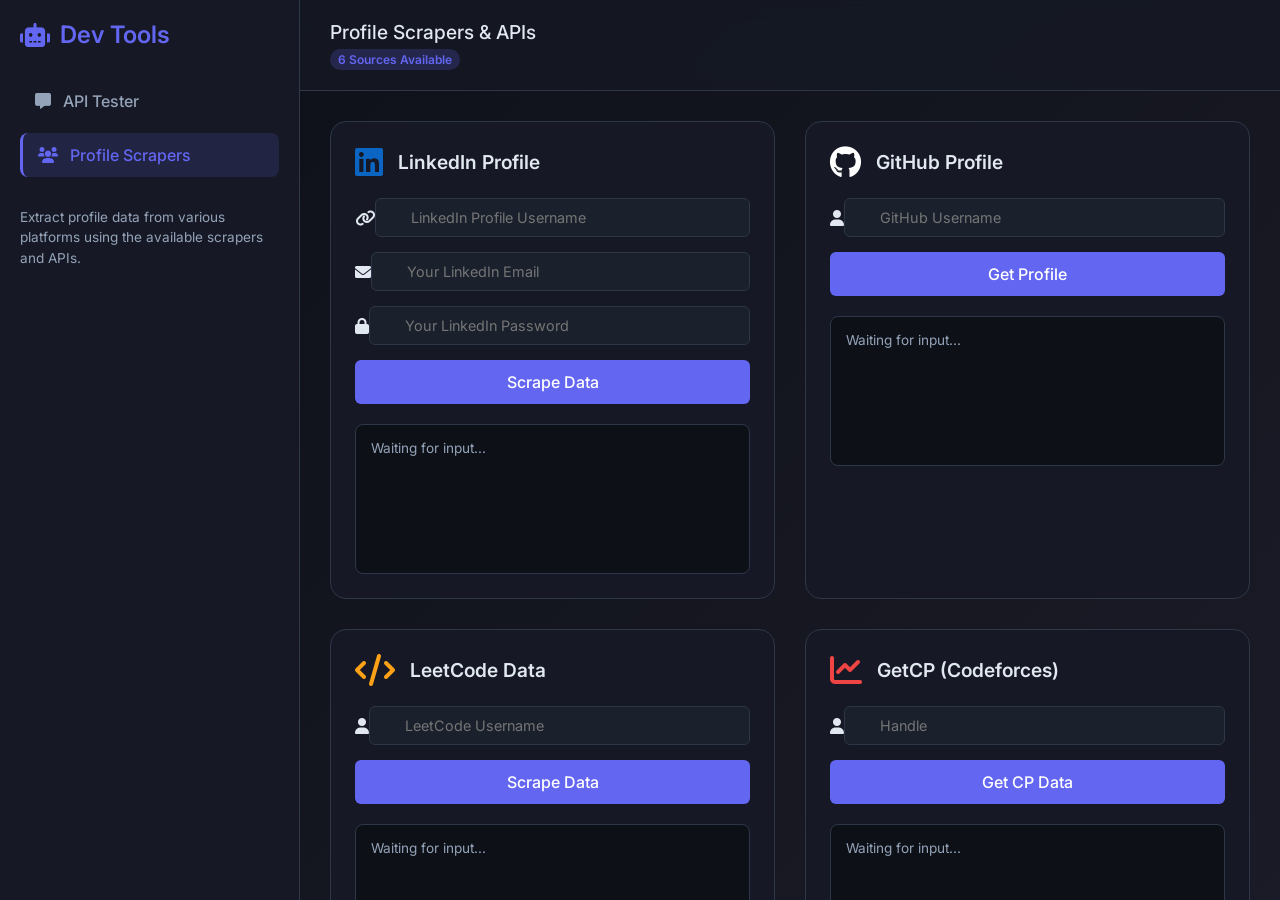
<file: profiles.html>
<!DOCTYPE html>
<html lang="en">

<head>
    <meta charset="UTF-8">
    <meta name="viewport" content="width=device-width, initial-scale=1.0">
    <title>Profile Scrapers</title>
    <link rel="stylesheet" href="style.css">
    <link rel="stylesheet" href="profiles.css">
    <link href="https://cdnjs.cloudflare.com/ajax/libs/font-awesome/6.0.0/css/all.min.css" rel="stylesheet">
    <link href="https://fonts.googleapis.com/css2?family=Inter:wght@300;400;500;600&display=swap" rel="stylesheet">
</head>

<body>
    <div class="app-container">
        <aside class="sidebar">
            <div class="sidebar-header">
                <h2><i class="fas fa-robot"></i> Dev Tools</h2>
            </div>

            <nav class="sidebar-nav">
                <a href="index.html" class="nav-link"><i class="fas fa-message"></i> API Tester</a>
                <a href="profiles.html" class="nav-link active"><i class="fas fa-users"></i> Profile Scrapers</a>
            </nav>

            <div class="settings-panel">
                <p class="sidebar-description">
                    Extract profile data from various platforms using the available scrapers and APIs.
                </p>
            </div>
        </aside>

        <main class="profiles-container">
            <header class="chat-header">
                <div class="header-info">
                    <h1>Profile Scrapers & APIs</h1>
                    <span class="badge">6 Sources Available</span>
                </div>
            </header>

            <div class="scrapers-grid">
                <!-- 1. LinkedIn -->
                <div class="scraper-card">
                    <div class="card-header">
                        <i class="fab fa-linkedin linkedin-color"></i>
                        <h3>LinkedIn Profile</h3>
                    </div>
                    <form id="form-linkedin" class="scraper-form">
                        <div class="input-wrapper">
                            <i class="fas fa-link"></i>
                            <input type="text" id="input-linkedin" placeholder="LinkedIn Profile Username" required>
                        </div>
                        <div class="input-wrapper">
                            <i class="fas fa-envelope"></i>
                            <input type="email" id="email-linkedin" placeholder="Your LinkedIn Email"
                                title="Required by the API library to emulate the mobile app" required>
                        </div>
                        <div class="input-wrapper">
                            <i class="fas fa-lock"></i>
                            <input type="password" id="password-linkedin" placeholder="Your LinkedIn Password"
                                title="Required by the API library" required>
                        </div>
                        <button type="submit" class="btn primary-btn btn-full">Scrape Data</button>
                    </form>
                    <div class="output-area" id="output-linkedin">
                        <pre><code>Waiting for input...</code></pre>
                    </div>
                </div>

                <!-- 2. Github -->
                <div class="scraper-card">
                    <div class="card-header">
                        <i class="fab fa-github github-color"></i>
                        <h3>GitHub Profile</h3>
                    </div>
                    <form id="form-github" class="scraper-form">
                        <div class="input-wrapper">
                            <i class="fas fa-user"></i>
                            <input type="text" id="input-github" placeholder="GitHub Username" required>
                        </div>
                        <button type="submit" class="btn primary-btn btn-full">Get Profile</button>
                    </form>
                    <div class="output-area" id="output-github">
                        <pre><code>Waiting for input...</code></pre>
                    </div>
                </div>

                <!-- 3. LeetCode -->
                <div class="scraper-card">
                    <div class="card-header">
                        <i class="fas fa-code leetcode-color"></i>
                        <h3>LeetCode Data</h3>
                    </div>
                    <form id="form-leetcode" class="scraper-form">
                        <div class="input-wrapper">
                            <i class="fas fa-user"></i>
                            <input type="text" id="input-leetcode" placeholder="LeetCode Username" required>
                        </div>
                        <button type="submit" class="btn primary-btn btn-full">Scrape Data</button>
                    </form>
                    <div class="output-area" id="output-leetcode">
                        <pre><code>Waiting for input...</code></pre>
                    </div>
                </div>

                <!-- 4. GetCP (Codeforces/CP) -->
                <div class="scraper-card">
                    <div class="card-header">
                        <i class="fas fa-chart-line cp-color"></i>
                        <h3>GetCP (Codeforces)</h3>
                    </div>
                    <form id="form-getcp" class="scraper-form">
                        <div class="input-wrapper">
                            <i class="fas fa-user"></i>
                            <input type="text" id="input-getcp" placeholder="Handle" required>
                        </div>
                        <button type="submit" class="btn primary-btn btn-full">Get CP Data</button>
                    </form>
                    <div class="output-area" id="output-getcp">
                        <pre><code>Waiting for input...</code></pre>
                    </div>
                </div>

                <!-- 5. CP Score API -->
                <div class="scraper-card">
                    <div class="card-header">
                        <i class="fas fa-trophy trophy-color"></i>
                        <h3>CP Score API</h3>
                    </div>
                    <form id="form-cpscore" class="scraper-form">
                        <div class="input-wrapper">
                            <i class="fas fa-user"></i>
                            <input type="text" id="input-cpscore" placeholder="Username / Handle" required>
                        </div>
                        <button type="submit" class="btn primary-btn btn-full">Get Scores</button>
                    </form>
                    <div class="output-area" id="output-cpscore">
                        <pre><code>Waiting for input...</code></pre>
                    </div>
                </div>

                <!-- 6. HackerRank -->
                <div class="scraper-card">
                    <div class="card-header">
                        <i class="fab fa-hackerrank hackerrank-color"></i>
                        <h3>HackerRank (Selenium)</h3>
                    </div>
                    <form id="form-hackerrank" class="scraper-form">
                        <div class="input-wrapper">
                            <i class="fas fa-user"></i>
                            <input type="text" id="input-hackerrank" placeholder="HackerRank Username" required>
                        </div>
                        <button type="submit" class="btn primary-btn btn-full">Scrape Profile</button>
                    </form>
                    <div class="output-area" id="output-hackerrank">
                        <pre><code>Waiting for input...</code></pre>
                    </div>
                </div>

            </div>
        </main>
    </div>


    <script src="profiles.js"></script>
</body>

</html>
</file>
<file: style.css>
:root {
    --bg-color: #0f111a;
    --sidebar-bg: #161925;
    --text-primary: #e2e8f0;
    --text-secondary: #94a3b8;
    --accent-color: #6366f1;
    --accent-hover: #4f46e5;
    --border-color: #2d3748;
    --message-user-bg: #2d3748;
    --message-bot-bg: #1a202c;
    --error-color: #ef4444;
    --success-color: #22c55e;
    --input-bg: #1a202c;
}

* {
    margin: 0;
    padding: 0;
    box-sizing: border-box;
    font-family: 'Inter', sans-serif;
}

body {
    background-color: var(--bg-color);
    color: var(--text-primary);
    height: 100vh;
    display: flex;
    overflow: hidden;
}

.app-container {
    display: flex;
    width: 100%;
    height: 100%;
}

/* Sidebar Styles */
.sidebar {
    width: 300px;
    background-color: var(--sidebar-bg);
    border-right: 1px solid var(--border-color);
    display: flex;
    flex-direction: column;
    padding: 20px;
}

.sidebar-header {
    margin-bottom: 30px;
}

.sidebar-header h2 {
    font-size: 1.5rem;
    font-weight: 600;
    display: flex;
    align-items: center;
    gap: 10px;
    color: var(--accent-color);
}

.settings-panel {
    display: flex;
    flex-direction: column;
    gap: 20px;
    flex: 1;
}

.form-group {
    display: flex;
    flex-direction: column;
    gap: 8px;
}

.form-group label {
    font-size: 0.85rem;
    font-weight: 500;
    color: var(--text-secondary);
}

.input-wrapper {
    position: relative;
    display: flex;
    align-items: center;
}

.input-wrapper i.fa-key,
.input-wrapper i.fa-cube {
    position: absolute;
    left: 12px;
    color: var(--text-secondary);
}

.input-wrapper input,
.input-wrapper select {
    width: 100%;
    padding: 10px 10px 10px 35px;
    background-color: var(--input-bg);
    border: 1px solid var(--border-color);
    border-radius: 6px;
    color: var(--text-primary);
    font-size: 0.9rem;
    outline: none;
    transition: border-color 0.2s;
    appearance: none;
}

.input-wrapper input:focus,
.input-wrapper select:focus {
    border-color: var(--accent-color);
}

.icon-btn {
    position: absolute;
    right: 10px;
    background: none;
    border: none;
    color: var(--text-secondary);
    cursor: pointer;
    font-size: 0.9rem;
}

.icon-btn:hover {
    color: var(--text-primary);
}

textarea {
    width: 100%;
    padding: 10px;
    background-color: var(--input-bg);
    border: 1px solid var(--border-color);
    border-radius: 6px;
    color: var(--text-primary);
    font-size: 0.9rem;
    outline: none;
    resize: vertical;
    transition: border-color 0.2s;
}

textarea:focus {
    border-color: var(--accent-color);
}

.status-indicator {
    margin-top: auto;
    display: flex;
    align-items: center;
    gap: 8px;
    padding: 10px;
    background-color: var(--input-bg);
    border-radius: 6px;
    font-size: 0.85rem;
}

.status-dot {
    width: 8px;
    height: 8px;
    border-radius: 50%;
    background-color: var(--text-secondary);
}

.status-dot.active {
    background-color: var(--success-color);
    box-shadow: 0 0 8px var(--success-color);
}

.status-dot.error {
    background-color: var(--error-color);
    box-shadow: 0 0 8px var(--error-color);
}

/* Chat Main Area Styles */
.chat-container {
    flex: 1;
    display: flex;
    flex-direction: column;
    position: relative;
    background: linear-gradient(135deg, #0f111a 0%, #1a1b26 100%);
}

.chat-header {
    padding: 20px 30px;
    border-bottom: 1px solid var(--border-color);
    display: flex;
    justify-content: space-between;
    align-items: center;
    background-color: rgba(22, 25, 37, 0.8);
    backdrop-filter: blur(10px);
    -webkit-backdrop-filter: blur(10px);
}

.header-info h1 {
    font-size: 1.2rem;
    font-weight: 500;
}

.badge {
    display: inline-block;
    padding: 3px 8px;
    background-color: rgba(99, 102, 241, 0.2);
    color: var(--accent-color);
    border-radius: 12px;
    font-size: 0.75rem;
    font-weight: 600;
    margin-top: 5px;
}

.btn {
    padding: 8px 16px;
    border-radius: 6px;
    border: none;
    font-size: 0.9rem;
    font-weight: 500;
    cursor: pointer;
    transition: all 0.2s;
    display: flex;
    align-items: center;
    gap: 6px;
}

.secondary-btn {
    background-color: transparent;
    color: var(--text-secondary);
    border: 1px solid var(--border-color);
}

.secondary-btn:hover {
    background-color: rgba(255, 255, 255, 0.05);
    color: var(--text-primary);
}

.primary-btn {
    background-color: var(--accent-color);
    color: white;
}

.primary-btn:hover {
    background-color: var(--accent-hover);
}

/* Chat Messages */
.chat-messages {
    flex: 1;
    overflow-y: auto;
    padding: 30px;
    display: flex;
    flex-direction: column;
    gap: 20px;
    scroll-behavior: smooth;
}

.message {
    display: flex;
    gap: 15px;
    max-width: 80%;
    animation: fadeIn 0.3s ease-out forwards;
}

@keyframes fadeIn {
    from {
        opacity: 0;
        transform: translateY(10px);
    }

    to {
        opacity: 1;
        transform: translateY(0);
    }
}

.message.user {
    align-self: flex-end;
    flex-direction: row-reverse;
}

.avatar {
    width: 36px;
    height: 36px;
    border-radius: 50%;
    display: flex;
    align-items: center;
    justify-content: center;
    flex-shrink: 0;
}

.message.user .avatar {
    background-color: var(--accent-color);
}

.message.bot .avatar {
    background-color: #10b981;
}

.message.system .avatar {
    background-color: var(--text-secondary);
}

.message-content {
    padding: 15px 20px;
    border-radius: 12px;
    font-size: 0.95rem;
    line-height: 1.5;
    word-wrap: break-word;
}

.message.user .message-content {
    background-color: var(--message-user-bg);
    border-top-right-radius: 2px;
}

.message.bot .message-content {
    background-color: var(--message-bot-bg);
    border-top-left-radius: 2px;
    border: 1px solid var(--border-color);
}

.message.system .message-content {
    background-color: transparent;
    border: 1px dashed var(--border-color);
    color: var(--text-secondary);
}

.message.error .message-content {
    border-color: var(--error-color);
    color: #fca5a5;
}

/* Markdown Styles inside message content */
.message-content pre {
    background-color: #0d1117;
    padding: 12px;
    border-radius: 6px;
    overflow-x: auto;
    margin: 10px 0;
    border: 1px solid #30363d;
}

.message-content code {
    font-family: 'Courier New', Courier, monospace;
    font-size: 0.9em;
    background-color: rgba(255, 255, 255, 0.1);
    padding: 2px 4px;
    border-radius: 4px;
}

.message-content pre code {
    background-color: transparent;
    padding: 0;
}

.message-content p {
    margin-bottom: 10px;
}

.message-content p:last-child {
    margin-bottom: 0;
}

/* Input Area */
.chat-input-container {
    padding: 20px 30px;
    background-color: rgba(22, 25, 37, 0.8);
    backdrop-filter: blur(10px);
    -webkit-backdrop-filter: blur(10px);
    border-top: 1px solid var(--border-color);
}

#chat-form {
    display: flex;
    gap: 15px;
    align-items: flex-end;
    background-color: var(--input-bg);
    padding: 10px;
    border-radius: 12px;
    border: 1px solid var(--border-color);
    transition: border-color 0.2s;
}

#chat-form:focus-within {
    border-color: var(--accent-color);
    box-shadow: 0 0 0 2px rgba(99, 102, 241, 0.2);
}

#message-input {
    border: none;
    background: transparent;
    padding: 5px;
    margin: 0;
    max-height: 150px;
}

#message-input:focus {
    border: none;
    box-shadow: none;
}

#send-button {
    height: 40px;
    width: 40px;
    padding: 0;
    display: flex;
    align-items: center;
    justify-content: center;
    border-radius: 8px;
    flex-shrink: 0;
}

/* Loading Indicator */
.typing-indicator {
    display: inline-flex;
    gap: 4px;
    padding: 5px;
}

.typing-dot {
    width: 6px;
    height: 6px;
    background-color: var(--text-secondary);
    border-radius: 50%;
    animation: bounce 1.4s infinite ease-in-out both;
}

.typing-dot:nth-child(1) {
    animation-delay: -0.32s;
}

.typing-dot:nth-child(2) {
    animation-delay: -0.16s;
}

@keyframes bounce {

    0%,
    80%,
    100% {
        transform: scale(0);
    }

    40% {
        transform: scale(1);
    }
}

/* Scrollbar styling */
::-webkit-scrollbar {
    width: 8px;
    height: 8px;
}

::-webkit-scrollbar-track {
    background: transparent;
}

::-webkit-scrollbar-thumb {
    background: var(--border-color);
    border-radius: 4px;
}

::-webkit-scrollbar-thumb:hover {
    background: var(--text-secondary);
}
</file>
<file: profiles.css>
/* Profiles Page Specific Styles */
.sidebar-nav {
    display: flex;
    flex-direction: column;
    gap: 10px;
    margin-bottom: 20px;
}

.nav-link {
    display: flex;
    align-items: center;
    gap: 12px;
    padding: 12px 15px;
    color: var(--text-secondary);
    text-decoration: none;
    border-radius: 8px;
    transition: all 0.2s;
    font-weight: 500;
}

.nav-link:hover {
    background-color: rgba(255, 255, 255, 0.05);
    color: var(--text-primary);
}

.nav-link.active {
    background-color: rgba(99, 102, 241, 0.15);
    color: var(--accent-color);
    border-left: 3px solid var(--accent-color);
}

.sidebar-description {
    font-size: 0.85rem;
    color: var(--text-secondary);
    line-height: 1.5;
    margin-top: 10px;
}

.profiles-container {
    flex: 1;
    overflow-y: auto;
    background: linear-gradient(135deg, #0f111a 0%, #1a1b26 100%);
}

.scrapers-grid {
    display: grid;
    grid-template-columns: repeat(auto-fill, minmax(380px, 1fr));
    gap: 30px;
    padding: 30px;
    padding-bottom: 60px;
}

.scraper-card {
    background-color: var(--sidebar-bg);
    border: 1px solid var(--border-color);
    border-radius: 16px;
    padding: 24px;
    display: flex;
    flex-direction: column;
    gap: 20px;
    transition: transform 0.2s, box-shadow 0.2s, border-color 0.2s;
}

.scraper-card:hover {
    transform: translateY(-5px);
    box-shadow: 0 10px 30px rgba(0, 0, 0, 0.3);
    border-color: rgba(255, 255, 255, 0.1);
}

.card-header {
    display: flex;
    align-items: center;
    gap: 15px;
}

.card-header i {
    font-size: 2rem;
}

.card-header h3 {
    font-size: 1.2rem;
    font-weight: 600;
    color: var(--text-primary);
}

.scraper-form {
    display: flex;
    flex-direction: column;
    gap: 15px;
}

.btn-full {
    width: 100%;
    justify-content: center;
    padding: 12px;
    font-size: 1rem;
}

.output-area {
    background-color: #0d1117;
    border: 1px solid var(--border-color);
    border-radius: 8px;
    padding: 15px;
    height: 150px;
    overflow-y: auto;
    position: relative;
}

.output-area pre {
    margin: 0;
    font-size: 0.85rem;
    color: var(--text-secondary);
    white-space: pre-wrap;
    word-break: break-all;
}

/* JSON Syntax-Highlighted Viewer */
.json-view {
    background-color: #0d1117;
    border: 1px solid var(--border-color);
    border-radius: 10px;
    padding: 0;
    max-height: 320px;
    overflow-y: auto;
    scrollbar-width: thin;
    scrollbar-color: rgba(99, 102, 241, 0.3) transparent;
}

.json-view::-webkit-scrollbar {
    width: 6px;
}

.json-view::-webkit-scrollbar-track {
    background: transparent;
}

.json-view::-webkit-scrollbar-thumb {
    background: rgba(99, 102, 241, 0.3);
    border-radius: 3px;
}

.json-pre {
    margin: 0;
    padding: 16px 20px;
    font-family: 'JetBrains Mono', 'Fira Code', 'Cascadia Code', 'Consolas', monospace;
    font-size: 0.82rem;
    line-height: 1.7;
    color: #8b949e;
    white-space: pre-wrap;
    word-break: break-word;
    counter-reset: json-line;
}

/* Syntax highlighting colors (GitHub Dark theme inspired) */
.json-key {
    color: #79c0ff;
    font-weight: 500;
}

.json-string {
    color: #a5d6ff;
}

.json-number {
    color: #f0883e;
    font-weight: 500;
}

.json-boolean {
    color: #ff7b72;
    font-weight: 600;
}

.json-null {
    color: #8b949e;
    font-style: italic;
}

/* Brand Colors */
.linkedin-color {
    color: #0a66c2;
}

.github-color {
    color: #ffffff;
}

.leetcode-color {
    color: #ffa116;
}

.cp-color {
    color: #ef4444;
}

.trophy-color {
    color: #f59e0b;
}

.hackerrank-color {
    color: #2ec866;
}

/* Custom Loading Animation for Outputs */
.output-loading {
    display: flex;
    justify-content: center;
    align-items: center;
    height: 100%;
    color: var(--accent-color);
}

.output-loading i {
    animation: spin 1s linear infinite;
    font-size: 1.5rem;
}

@keyframes spin {
    100% {
        transform: rotate(360deg);
    }
}

/* UI View Styles */
.output-container {
    display: flex;
    flex-direction: column;
    gap: 10px;
}

.view-toggle {
    display: flex;
    background-color: var(--input-bg);
    border-radius: 6px;
    overflow: hidden;
    border: 1px solid var(--border-color);
}

.toggle-btn {
    flex: 1;
    padding: 6px 0;
    text-align: center;
    background: transparent;
    border: none;
    color: var(--text-secondary);
    font-size: 0.8rem;
    font-weight: 600;
    cursor: pointer;
    transition: all 0.2s;
}

.toggle-btn.active {
    background-color: var(--accent-color);
    color: white;
}

.hidden {
    display: none !important;
}

.ui-view {
    background-color: #1a202c;
    border: 1px solid var(--border-color);
    border-radius: 8px;
    padding: 15px;
    height: 150px;
    overflow-y: auto;
    color: var(--text-primary);
    font-size: 0.9rem;
}

/* Common UI Card Styles inside ui-view */
.profile-card {
    display: flex;
    flex-direction: column;
    gap: 10px;
}

.profile-header {
    display: flex;
    align-items: center;
    gap: 12px;
}

.profile-avatar {
    width: 45px;
    height: 45px;
    border-radius: 50%;
    object-fit: cover;
    background-color: var(--bg-color);
    border: 2px solid var(--border-color);
}

.profile-title h4 {
    margin: 0;
    font-size: 1rem;
    color: var(--text-primary);
}

.profile-title p {
    margin: 0;
    font-size: 0.8rem;
    color: var(--text-secondary);
}

.profile-stats {
    display: flex;
    flex-wrap: wrap;
    gap: 8px;
    margin-top: 5px;
}

.stat-badge {
    background-color: rgba(255, 255, 255, 0.05);
    padding: 4px 8px;
    border-radius: 4px;
    font-size: 0.75rem;
    color: var(--text-secondary);
    border: 1px solid var(--border-color);
}

.stat-badge strong {
    color: var(--text-primary);
}

.data-list {
    display: flex;
    flex-direction: column;
    gap: 8px;
    margin-top: 10px;
}

.data-item {
    background-color: rgba(0, 0, 0, 0.2);
    padding: 8px;
    border-radius: 6px;
    border-left: 2px solid var(--accent-color);
    font-size: 0.8rem;
}

/* Modal Styles */
.modal-overlay {
    position: fixed;
    top: 0;
    left: 0;
    width: 100vw;
    height: 100vh;
    background: rgba(0, 0, 0, 0.8);
    -webkit-backdrop-filter: blur(4px);
    backdrop-filter: blur(4px);
    display: flex;
    justify-content: center;
    align-items: center;
    z-index: 1000;
}

.modal-content {
    background-color: var(--sidebar-bg);
    border: 1px solid var(--border-color);
    border-radius: 12px;
    width: 90%;
    max-width: 600px;
    box-shadow: 0 20px 40px rgba(0, 0, 0, 0.5);
    display: flex;
    flex-direction: column;
}

.modal-header {
    display: flex;
    justify-content: space-between;
    align-items: center;
    padding: 20px 25px;
    border-bottom: 1px solid var(--border-color);
}

.modal-header h2 {
    margin: 0;
    font-size: 1.2rem;
    display: flex;
    align-items: center;
    gap: 10px;
}

.modal-body {
    padding: 25px;
    max-height: 80vh;
    overflow-y: auto;
}

/* Template Selector Grid */
.template-grid {
    display: grid;
    grid-template-columns: repeat(3, 1fr);
    gap: 15px;
    margin-bottom: 20px;
}

.template-card {
    background: var(--bg-color);
    border: 2px solid var(--border-color);
    border-radius: 8px;
    padding: 10px;
    cursor: pointer;
    text-align: center;
    transition: all 0.2s ease;
}

.template-card:hover {
    border-color: var(--text-secondary);
}

.template-card.active {
    border-color: var(--accent-color);
    background: rgba(99, 102, 241, 0.05);
    box-shadow: 0 0 0 2px rgba(99, 102, 241, 0.2);
}

.template-card span {
    display: block;
    margin-top: 10px;
    font-size: 0.8rem;
    font-weight: 500;
    color: var(--text-secondary);
}

.template-card.active span {
    color: var(--accent-color);
}

/* Wireframes */
.wireframe {
    width: 100%;
    aspect-ratio: 1 / 1.414;
    background: white;
    border-radius: 4px;
    padding: 5px;
    display: flex;
    flex-direction: column;
    gap: 4px;
    box-shadow: 0 2px 5px rgba(0, 0, 0, 0.2);
    box-sizing: border-box;
    overflow: hidden;
}

/* 1. Tech Sidebar */
.tech-wf {
    background: #f8fafc;
    flex-direction: row;
    gap: 0;
    padding: 0;
}

.tech-wf .w-left {
    width: 35%;
    background: #1e293b;
    height: 100%;
    border-radius: 2px 0 0 2px;
}

.tech-wf .w-right {
    width: 65%;
    height: 100%;
    padding: 4px;
    display: flex;
    flex-direction: column;
    gap: 4px;
}

.tech-wf .w-line {
    background: #cbd5e1;
    height: 4px;
    border-radius: 2px;
    width: 80%;
}

/* 2. Business Professional */
.biz-wf {
    background: #fff;
    border: 1px solid #e2e8f0;
    padding: 10px;
    align-items: center;
}

.biz-wf .w-title {
    height: 10px;
    width: 60%;
    background: #334155;
    border-radius: 2px;
    margin-bottom: 6px;
}

.biz-wf .w-line {
    height: 3px;
    background: #cbd5e1;
    border-radius: 2px;
    width: 100%;
    margin-bottom: 3px;
}

/* 3. Modern Minimal */
.mod-wf {
    background: #fff;
    padding: 8px;
}

.mod-wf .w-header {
    height: 12px;
    background: #0f172a;
    border-radius: 2px;
    width: 40%;
    margin-bottom: 4px;
}

.mod-wf .w-cols {
    display: flex;
    gap: 6px;
    flex: 1;
}

.mod-wf .w-left {
    width: 30%;
    background: #f1f5f9;
    border-radius: 2px;
}

.mod-wf .w-right {
    width: 70%;
    background: #fff;
    border-radius: 2px;
    border-left: 2px solid #0ea5e9;
    padding-left: 4px;
}

/* 4. Elegant Timeline */
.time-wf {
    background: #fff;
    padding: 10px;
    padding-left: 15px;
    position: relative;
}

.time-wf::before {
    content: '';
    position: absolute;
    left: 8px;
    top: 10px;
    bottom: 10px;
    width: 2px;
    background: #94a3b8;
}

.time-wf .w-dot {
    position: absolute;
    left: 6px;
    width: 6px;
    height: 6px;
    background: #334155;
    border-radius: 50%;
}

.time-wf .w-block {
    background: #e2e8f0;
    height: 6px;
    border-radius: 2px;
    width: 80%;
    margin-bottom: 8px;
    margin-left: 5px;
}

/* 5. Creative Modern */
.crt-wf {
    background: #fff;
    padding: 0;
    gap: 0;
}

.crt-wf .w-header {
    height: 25%;
    background: #f97316;
    border-radius: 2px 2px 0 0;
}

.crt-wf .w-cols {
    display: flex;
    gap: 4px;
    flex: 1;
    padding: 4px;
}

.crt-wf .w-left {
    width: 50%;
    background: #ffedd5;
    border-radius: 2px;
}

.crt-wf .w-right {
    width: 50%;
    background: #fff;
    border-radius: 2px;
    border: 1px solid #f97316;
}

/* 6. B-JET Professional */
.bjet-wf {
    background: #fff;
    border: 1px solid #94a3b8;
    padding: 2px;
}

.bjet-wf .w-table {
    border: 1px solid #cbd5e1;
    height: 100%;
    display: flex;
    flex-direction: column;
    gap: 1px;
    background: #cbd5e1;
    border-radius: 2px;
    overflow: hidden;
}

.bjet-wf .w-row {
    background: #fff;
    flex: 1;
    display: flex;
    gap: 1px;
}

.bjet-wf .w-cell {
    flex: 1;
    background: #fff;
}

.bjet-wf .w-cell.header {
    background: #f1f5f9;
    width: 30%;
    flex: none;
}

/* Repository Selector */
.repo-list {
    display: flex;
    flex-direction: column;
    gap: 8px;
    background: var(--bg-color);
    padding: 10px;
    border: 1px solid var(--border-color);
    border-radius: 6px;
    max-height: 150px;
    overflow-y: auto;
}

.repo-item {
    display: flex;
    align-items: center;
    gap: 10px;
    padding: 5px;
}

.repo-item input[type="checkbox"] {
    accent-color: var(--accent-color);
    width: 16px;
    height: 16px;
    cursor: pointer;
}

.repo-item label {
    cursor: pointer;
    -webkit-user-select: none;
    user-select: none;
    display: flex;
    justify-content: space-between;
    width: 100%;
    align-items: center;
}

/* Legacy HTML Wireframes */
.dev-wf {
    background: #1e1e1e;
}

.dev-wf .w-header {
    height: 20%;
    background: #3b82f6;
    border-radius: 2px;
}

.dev-wf .w-cols {
    display: flex;
    gap: 4px;
    flex: 1;
}

.dev-wf .w-left {
    width: 30%;
    background: #333;
    border-radius: 2px;
}

.dev-wf .w-right {
    width: 70%;
    background: #333;
    border-radius: 2px;
}

.min-wf .w-title {
    height: 10%;
    width: 50%;
    background: #ccc;
    border-radius: 2px;
    margin-bottom: 5px;
}

.min-wf .w-line {
    height: 4px;
    background: #eee;
    border-radius: 2px;
    margin-bottom: 2px;
}

.two-col-wf .w-header {
    height: 15%;
    background: #ddd;
    border-radius: 2px;
}

.two-col-wf .w-cols {
    display: flex;
    gap: 4px;
    flex: 1;
}

.two-col-wf .w-sidebar {
    width: 35%;
    background: #e0e7ff;
    border-radius: 2px;
}

.two-col-wf .w-main {
    width: 65%;
    background: #f3f4f6;
    border-radius: 2px;
}

.print-wf .w-title {
    height: 8%;
    background: #666;
    border-radius: 2px;
}

.print-wf .w-divider {
    height: 1px;
    background: #000;
    margin: 2px 0;
}

.print-wf .w-text-block {
    border-radius: 2px;
    flex: 1;
    border: 1px solid #ddd;
    padding: 2px
}
</file>
